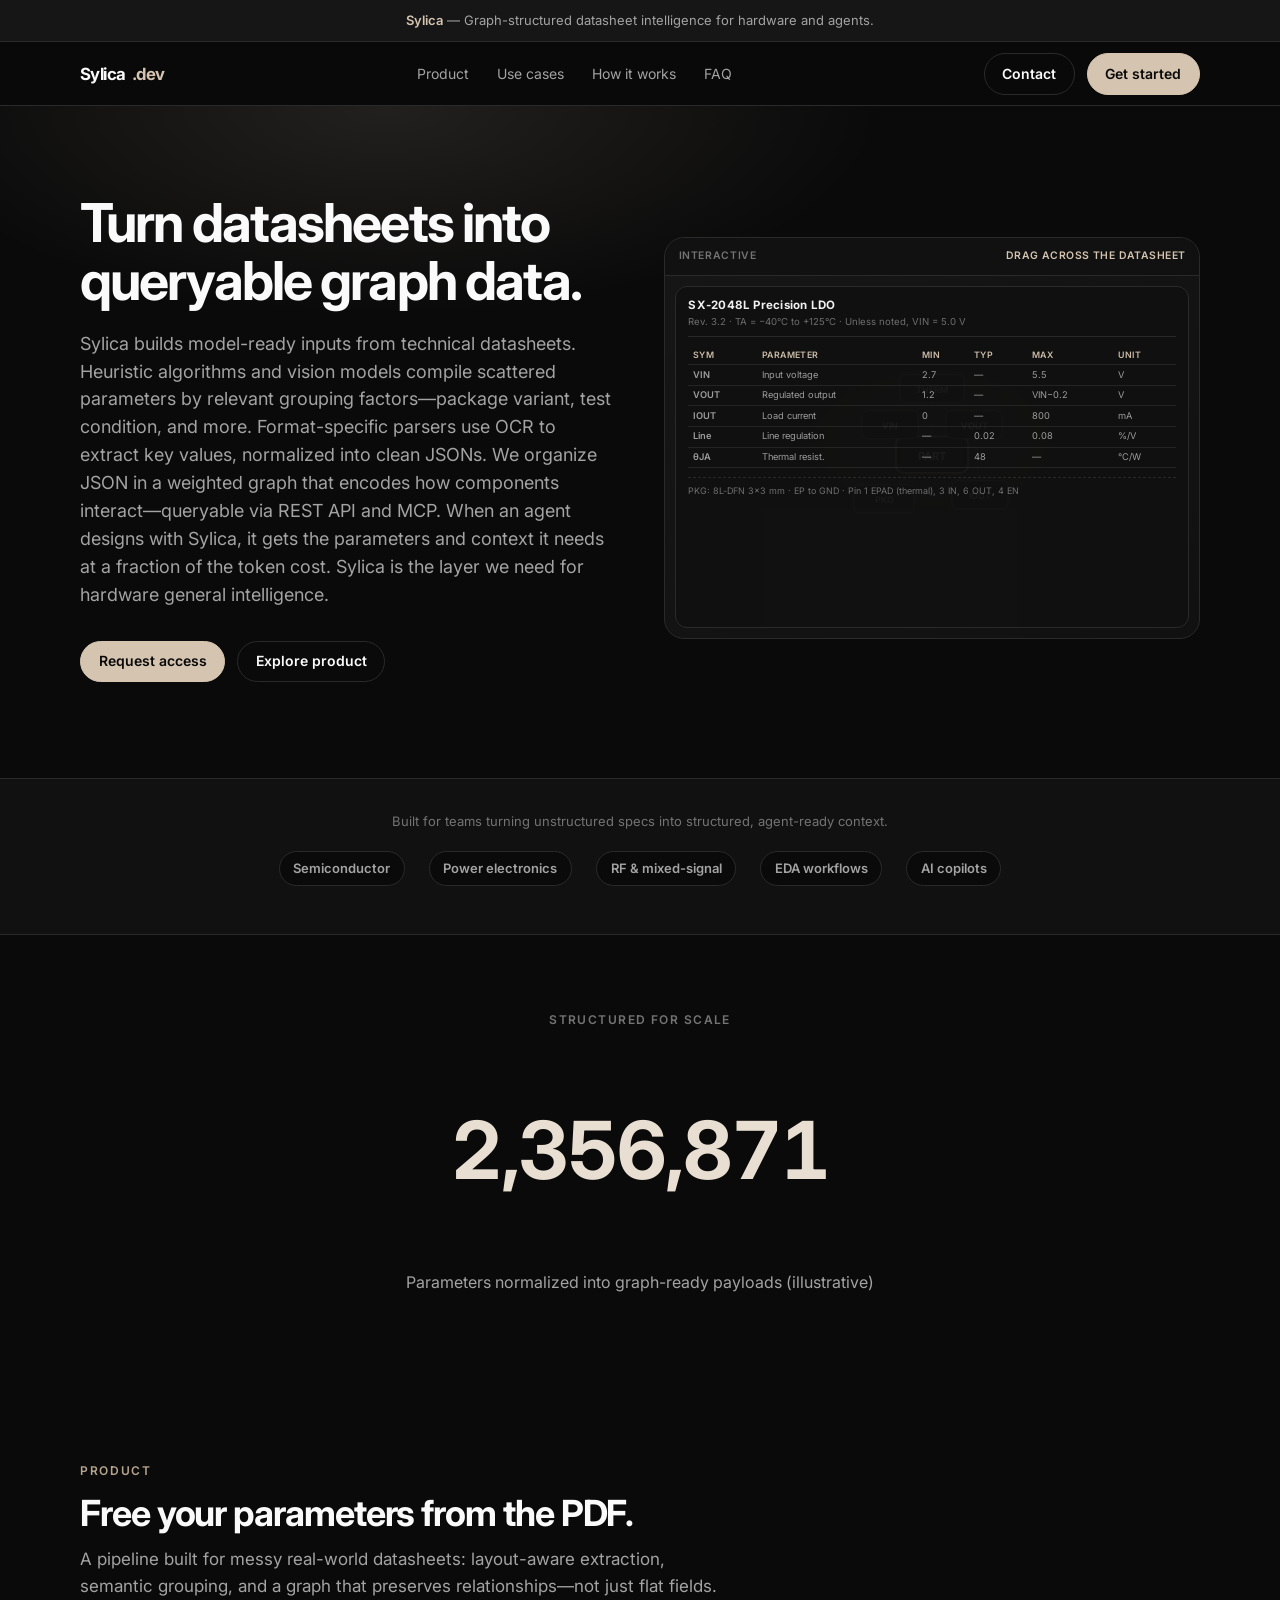
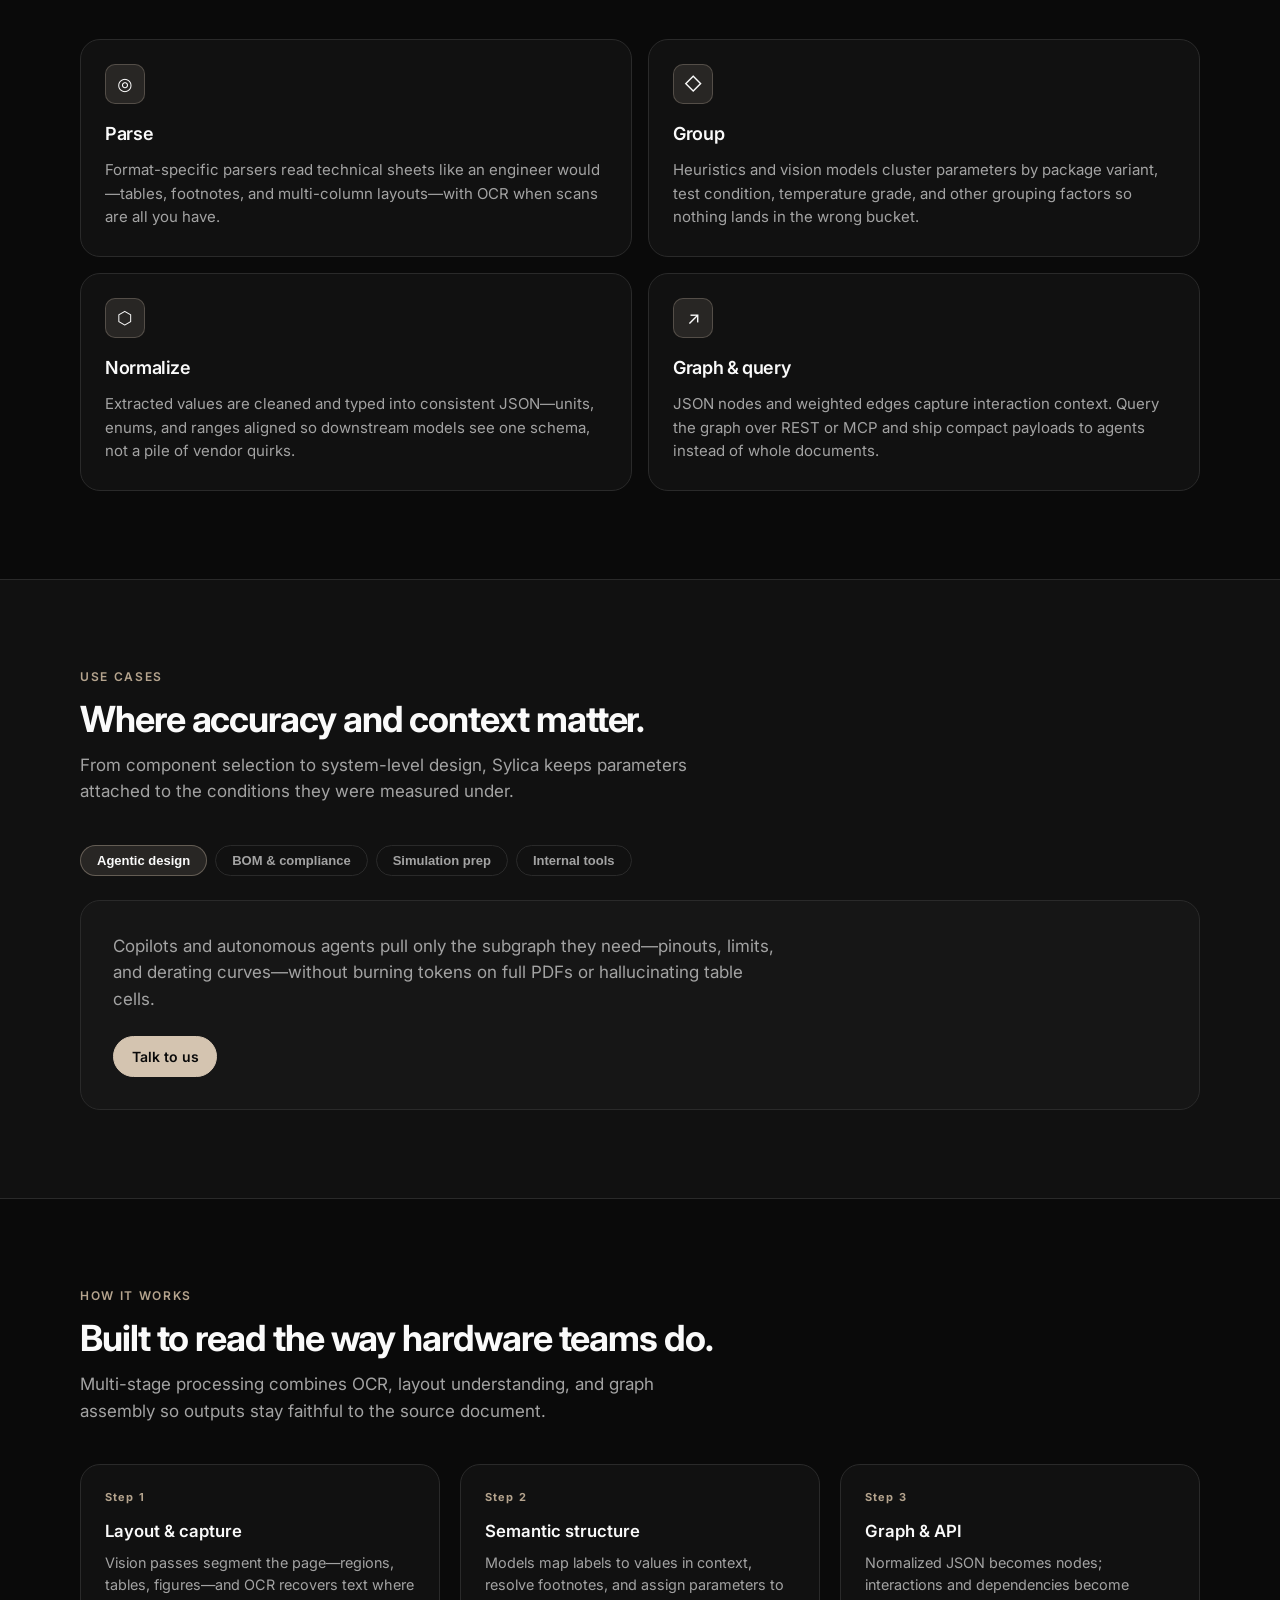
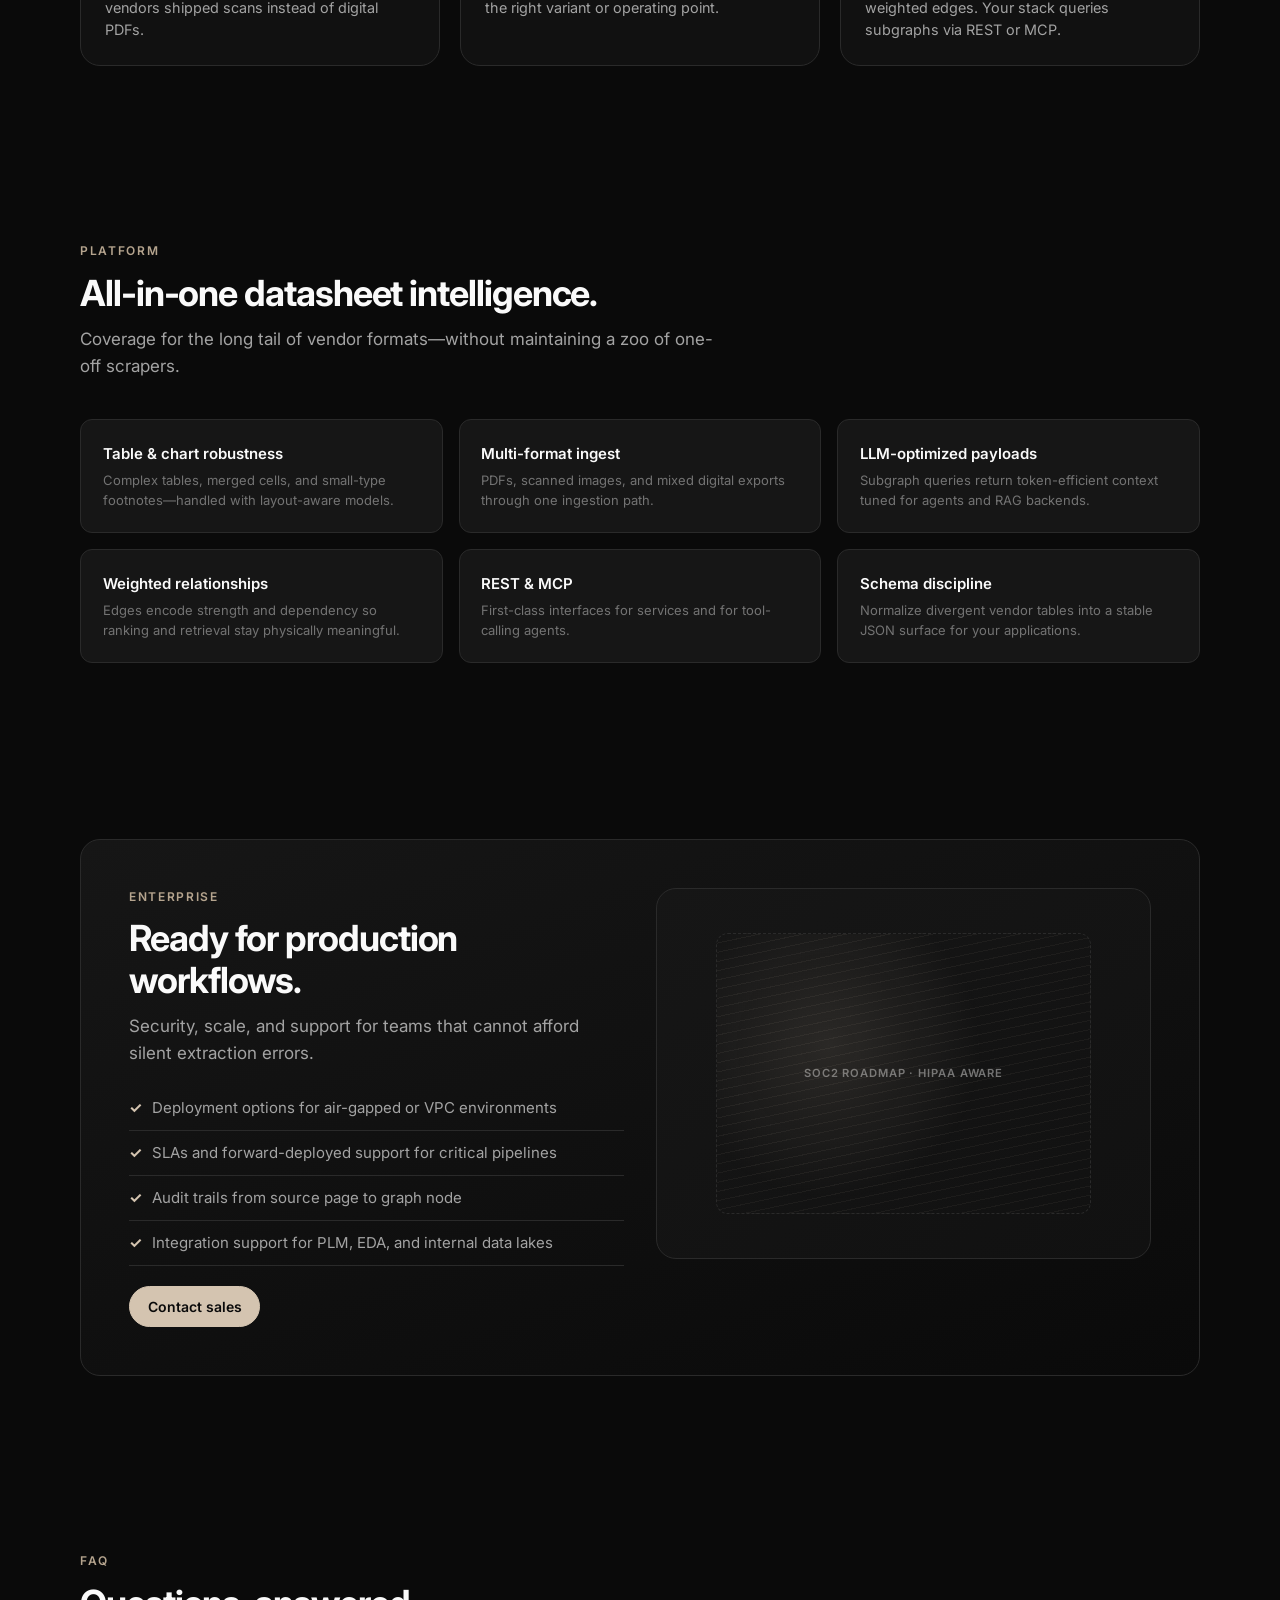
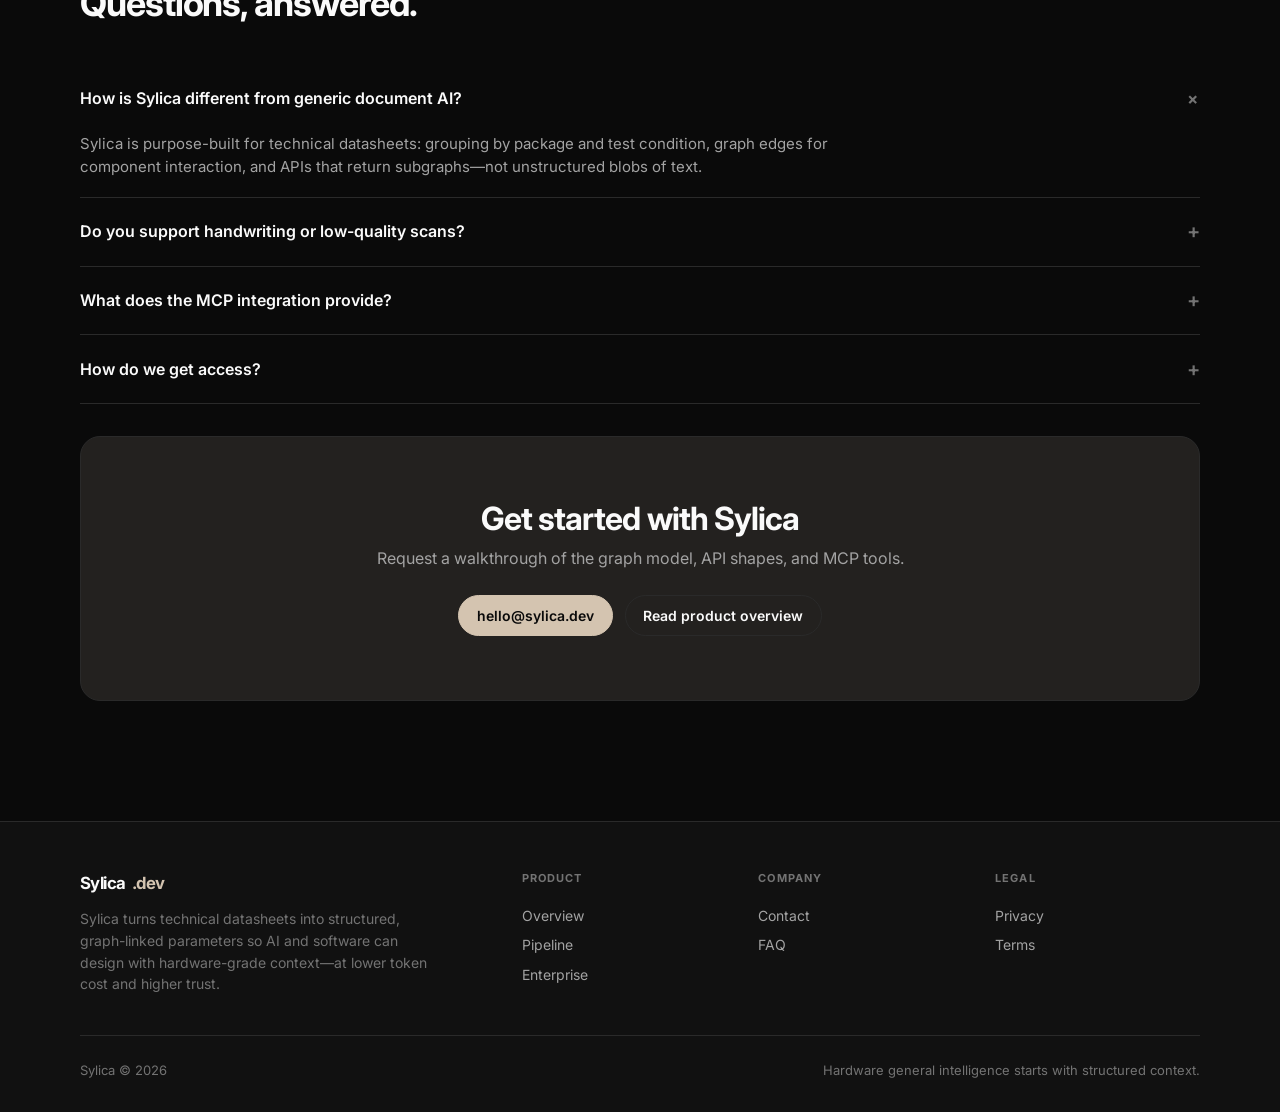
<file: website/index.html>
<!DOCTYPE html>
<html lang="en">
  <head>
    <meta charset="utf-8" />
    <meta name="viewport" content="width=device-width, initial-scale=1" />
    <title>Sylica — Model-ready inputs from technical datasheets</title>
    <meta
      name="description"
      content="Sylica builds model-ready inputs from technical datasheets. Graph-structured parameters, REST API and MCP for hardware-aware AI."
    />
    <link rel="preconnect" href="https://fonts.googleapis.com" />
    <link rel="preconnect" href="https://fonts.gstatic.com" crossorigin />
    <link
      href="https://fonts.googleapis.com/css2?family=Inter:ital,opsz,wght@0,14..32,400..700;1,14..32,400..600&display=swap"
      rel="stylesheet"
    />
    <link rel="stylesheet" href="css/variables.css" />
    <link rel="stylesheet" href="css/base.css" />
    <link rel="stylesheet" href="css/site.css" />
    <link rel="stylesheet" href="css/hero-datasheet-demo.css" />
  </head>
  <body>
    <div class="notice">
      <strong>Sylica</strong> — Graph-structured datasheet intelligence for hardware and agents.
    </div>

    <header>
      <div class="wrap nav" id="nav">
        <a href="#" class="logo">Sylica<span>.dev</span></a>
        <nav class="nav-links" aria-label="Primary">
          <a href="#product">Product</a>
          <a href="#use-cases">Use cases</a>
          <a href="#how">How it works</a>
          <a href="#faq">FAQ</a>
        </nav>
        <div class="nav-actions">
          <a href="#contact" class="btn btn-ghost">Contact</a>
          <a href="#contact" class="btn btn-primary">Get started</a>
        </div>
        <button type="button" class="menu-toggle" id="menuToggle" aria-label="Open menu">
          ☰
        </button>
      </div>
    </header>

    <section class="hero">
      <div class="wrap hero-grid">
        <div>
          <h1>Turn datasheets into queryable graph data.</h1>
          <p class="hero-lead">
            Sylica builds model-ready inputs from technical datasheets. Heuristic algorithms and
            vision models compile scattered parameters by relevant grouping factors—package variant,
            test condition, and more. Format-specific parsers use OCR to extract key values,
            normalized into clean JSONs. We organize JSON in a weighted graph that encodes how
            components interact—queryable via REST API and MCP. When an agent designs with Sylica,
            it gets the parameters and context it needs at a fraction of the token cost. Sylica is
            the layer we need for hardware general intelligence.
          </p>
          <div class="hero-ctas">
            <a href="#contact" class="btn btn-primary">Request access</a>
            <a href="#product" class="btn btn-ghost">Explore product</a>
          </div>
        </div>
        <div
          class="hero-visual hero-visual--demo"
          id="heroDatasheetDemo"
          aria-hidden="true"
        >
          <div class="ds-demo">
            <div class="ds-demo__hint">
              <span>Interactive</span>
              <span>Drag across the datasheet</span>
            </div>
            <div class="ds-demo__stage" id="dsDemoStage">
              <div class="ds-demo__sheet" id="dsDemoSheet">
                <div class="ds-demo__sheet-header">
                  <div class="ds-demo__sheet-title">SX-2048L Precision LDO</div>
                  <div class="ds-demo__sheet-meta">Rev. 3.2 · TA = −40°C to +125°C · Unless noted, VIN = 5.0 V</div>
                </div>
                <table class="ds-demo__table">
                  <thead>
                    <tr>
                      <th>Sym</th>
                      <th>Parameter</th>
                      <th>Min</th>
                      <th>Typ</th>
                      <th>Max</th>
                      <th>Unit</th>
                    </tr>
                  </thead>
                  <tbody>
                    <tr>
                      <td>VIN</td>
                      <td>Input voltage</td>
                      <td>2.7</td>
                      <td>—</td>
                      <td>5.5</td>
                      <td>V</td>
                    </tr>
                    <tr>
                      <td>VOUT</td>
                      <td>Regulated output</td>
                      <td>1.2</td>
                      <td>—</td>
                      <td>VIN−0.2</td>
                      <td>V</td>
                    </tr>
                    <tr>
                      <td>IOUT</td>
                      <td>Load current</td>
                      <td>0</td>
                      <td>—</td>
                      <td>800</td>
                      <td>mA</td>
                    </tr>
                    <tr>
                      <td>Line</td>
                      <td>Line regulation</td>
                      <td>—</td>
                      <td>0.02</td>
                      <td>0.08</td>
                      <td>%/V</td>
                    </tr>
                    <tr>
                      <td>θJA</td>
                      <td>Thermal resist.</td>
                      <td>—</td>
                      <td>48</td>
                      <td>—</td>
                      <td>°C/W</td>
                    </tr>
                  </tbody>
                </table>
                <div class="ds-demo__pin">
                  PKG: 8L-DFN 3×3 mm · EP to GND · Pin 1 EPAD (thermal), 3 IN, 6 OUT, 4 EN
                </div>
              </div>
              <div class="ds-demo__graph-layer" id="dsDemoGraph" aria-hidden="true">
                <svg viewBox="0 0 320 240" xmlns="http://www.w3.org/2000/svg" aria-hidden="true">
                  <defs>
                    <filter id="dsGlow" x="-20%" y="-20%" width="140%" height="140%">
                      <feGaussianBlur stdDeviation="1.2" result="b" />
                      <feMerge>
                        <feMergeNode in="b" />
                        <feMergeNode in="SourceGraphic" />
                      </feMerge>
                    </filter>
                  </defs>
                  <g class="g-edges">
                    <path class="g-edge" d="M 160 118 L 118 88" />
                    <path class="g-edge" d="M 160 118 L 202 88" />
                    <path class="g-edge" d="M 160 118 L 208 158" />
                    <path class="g-edge" d="M 160 118 L 112 162" />
                    <path class="g-edge" d="M 160 118 L 160 52" />
                    <path class="g-edge" d="M 118 88 L 202 88" />
                    <path class="g-edge" d="M 202 88 L 208 158" />
                  </g>
                  <g class="g-nodes" filter="url(#dsGlow)">
                    <g class="g-node" transform="translate(160,118)">
                      <rect x="-36" y="-18" width="72" height="36" rx="8" fill="#1a1816" stroke="#d4c4b0" stroke-width="1.2" />
                      <text x="0" y="5" text-anchor="middle" fill="#fafafa" font-size="11" font-family="Inter, system-ui, sans-serif" font-weight="700">PART</text>
                    </g>
                    <g class="g-node" transform="translate(118,88)">
                      <rect x="-28" y="-14" width="56" height="28" rx="6" fill="#161616" stroke="#737373" stroke-width="1" />
                      <text x="0" y="4" text-anchor="middle" fill="#e5e5e5" font-size="9" font-family="Inter, system-ui, sans-serif" font-weight="600">VIN</text>
                    </g>
                    <g class="g-node" transform="translate(202,88)">
                      <rect x="-28" y="-14" width="56" height="28" rx="6" fill="#161616" stroke="#737373" stroke-width="1" />
                      <text x="0" y="4" text-anchor="middle" fill="#e5e5e5" font-size="9" font-family="Inter, system-ui, sans-serif" font-weight="600">VOUT</text>
                    </g>
                    <g class="g-node" transform="translate(208,158)">
                      <rect x="-28" y="-14" width="56" height="28" rx="6" fill="#161616" stroke="#737373" stroke-width="1" />
                      <text x="0" y="4" text-anchor="middle" fill="#e5e5e5" font-size="9" font-family="Inter, system-ui, sans-serif" font-weight="600">IOUT</text>
                    </g>
                    <g class="g-node" transform="translate(112,162)">
                      <rect x="-30" y="-14" width="60" height="28" rx="6" fill="#161616" stroke="#737373" stroke-width="1" />
                      <text x="0" y="4" text-anchor="middle" fill="#e5e5e5" font-size="9" font-family="Inter, system-ui, sans-serif" font-weight="600">PKG</text>
                    </g>
                    <g class="g-node" transform="translate(160,52)">
                      <rect x="-32" y="-14" width="64" height="28" rx="6" fill="#161616" stroke="#737373" stroke-width="1" />
                      <text x="0" y="4" text-anchor="middle" fill="#e5e5e5" font-size="9" font-family="Inter, system-ui, sans-serif" font-weight="600">THERM</text>
                    </g>
                  </g>
                </svg>
              </div>
              <div class="ds-demo__cursor" id="dsDemoCursor"></div>
            </div>
          </div>
        </div>
      </div>
    </section>

    <section class="logo-strip">
      <div class="wrap">
        <p>Built for teams turning unstructured specs into structured, agent-ready context.</p>
        <div class="logo-row">
          <span class="logo-pill">Semiconductor</span>
          <span class="logo-pill">Power electronics</span>
          <span class="logo-pill">RF &amp; mixed-signal</span>
          <span class="logo-pill">EDA workflows</span>
          <span class="logo-pill">AI copilots</span>
        </div>
      </div>
    </section>

    <section class="stat-block">
      <div class="wrap">
        <p class="label">Structured for scale</p>
        <p class="num" id="statNum" data-target="2400000">0</p>
        <p class="sub">Parameters normalized into graph-ready payloads (illustrative)</p>
      </div>
    </section>

    <section class="section" id="product">
      <div class="wrap">
        <div class="section-head">
          <p class="eyebrow">Product</p>
          <h2>Free your parameters from the PDF.</h2>
          <p class="section-desc">
            A pipeline built for messy real-world datasheets: layout-aware extraction, semantic
            grouping, and a graph that preserves relationships—not just flat fields.
          </p>
        </div>
        <div class="card-grid">
          <article class="card">
            <div class="card-icon">◎</div>
            <h3>Parse</h3>
            <p>
              Format-specific parsers read technical sheets like an engineer would—tables,
              footnotes, and multi-column layouts—with OCR when scans are all you have.
            </p>
          </article>
          <article class="card">
            <div class="card-icon">◇</div>
            <h3>Group</h3>
            <p>
              Heuristics and vision models cluster parameters by package variant, test condition,
              temperature grade, and other grouping factors so nothing lands in the wrong bucket.
            </p>
          </article>
          <article class="card">
            <div class="card-icon">⬡</div>
            <h3>Normalize</h3>
            <p>
              Extracted values are cleaned and typed into consistent JSON—units, enums, and ranges
              aligned so downstream models see one schema, not a pile of vendor quirks.
            </p>
          </article>
          <article class="card">
            <div class="card-icon">↗</div>
            <h3>Graph &amp; query</h3>
            <p>
              JSON nodes and weighted edges capture interaction context. Query the graph over REST
              or MCP and ship compact payloads to agents instead of whole documents.
            </p>
          </article>
        </div>
      </div>
    </section>

    <section class="section" id="use-cases" style="background: var(--black-soft); border-block: 1px solid var(--border)">
      <div class="wrap">
        <div class="section-head">
          <p class="eyebrow">Use cases</p>
          <h2>Where accuracy and context matter.</h2>
          <p class="section-desc">
            From component selection to system-level design, Sylica keeps parameters attached to the
            conditions they were measured under.
          </p>
        </div>
        <div class="tabs" role="tablist" aria-label="Use cases">
          <button type="button" class="tab active" role="tab" aria-selected="true" data-panel="uc-1">
            Agentic design
          </button>
          <button type="button" class="tab" role="tab" aria-selected="false" data-panel="uc-2">
            BOM &amp; compliance
          </button>
          <button type="button" class="tab" role="tab" aria-selected="false" data-panel="uc-3">
            Simulation prep
          </button>
          <button type="button" class="tab" role="tab" aria-selected="false" data-panel="uc-4">
            Internal tools
          </button>
        </div>
        <div id="uc-1" class="panel active" role="tabpanel">
          <p>
            Copilots and autonomous agents pull only the subgraph they need—pinouts, limits, and
            derating curves—without burning tokens on full PDFs or hallucinating table cells.
          </p>
          <a href="#contact" class="btn btn-primary">Talk to us</a>
        </div>
        <div id="uc-2" class="panel" role="tabpanel" hidden>
          <p>
            Trace parameters back to package and test conditions for audits and second-source
            analysis. The graph makes “which spec applies here?” a query, not a spreadsheet hunt.
          </p>
          <a href="#contact" class="btn btn-primary">Talk to us</a>
        </div>
        <div id="uc-3" class="panel" role="tabpanel" hidden>
          <p>
            Export consistent parameter sets for models and simulators, with relationships
            preserved so corner cases and dependencies do not get dropped at copy-paste time.
          </p>
          <a href="#contact" class="btn btn-primary">Talk to us</a>
        </div>
        <div id="uc-4" class="panel" role="tabpanel" hidden>
          <p>
            Embed Sylica behind your own portals and PLM hooks. REST and MCP interfaces fit CI,
            review workflows, and custom UIs your team already runs.
          </p>
          <a href="#contact" class="btn btn-primary">Talk to us</a>
        </div>
      </div>
    </section>

    <section class="section" id="how">
      <div class="wrap">
        <div class="section-head">
          <p class="eyebrow">How it works</p>
          <h2>Built to read the way hardware teams do.</h2>
          <p class="section-desc">
            Multi-stage processing combines OCR, layout understanding, and graph assembly so
            outputs stay faithful to the source document.
          </p>
        </div>
        <div class="steps">
          <div class="step">
            <div class="step-num">Step 1</div>
            <h3>Layout &amp; capture</h3>
            <p>
              Vision passes segment the page—regions, tables, figures—and OCR recovers text where
              vendors shipped scans instead of digital PDFs.
            </p>
          </div>
          <div class="step">
            <div class="step-num">Step 2</div>
            <h3>Semantic structure</h3>
            <p>
              Models map labels to values in context, resolve footnotes, and assign parameters to
              the right variant or operating point.
            </p>
          </div>
          <div class="step">
            <div class="step-num">Step 3</div>
            <h3>Graph &amp; API</h3>
            <p>
              Normalized JSON becomes nodes; interactions and dependencies become weighted edges.
              Your stack queries subgraphs via REST or MCP.
            </p>
          </div>
        </div>
      </div>
    </section>

    <section class="section">
      <div class="wrap">
        <div class="section-head">
          <p class="eyebrow">Platform</p>
          <h2>All-in-one datasheet intelligence.</h2>
          <p class="section-desc">
            Coverage for the long tail of vendor formats—without maintaining a zoo of one-off
            scrapers.
          </p>
        </div>
        <div class="feature-grid">
          <div class="feature">
            <h4>Table &amp; chart robustness</h4>
            <p>Complex tables, merged cells, and small-type footnotes—handled with layout-aware models.</p>
          </div>
          <div class="feature">
            <h4>Multi-format ingest</h4>
            <p>PDFs, scanned images, and mixed digital exports through one ingestion path.</p>
          </div>
          <div class="feature">
            <h4>LLM-optimized payloads</h4>
            <p>Subgraph queries return token-efficient context tuned for agents and RAG backends.</p>
          </div>
          <div class="feature">
            <h4>Weighted relationships</h4>
            <p>Edges encode strength and dependency so ranking and retrieval stay physically meaningful.</p>
          </div>
          <div class="feature">
            <h4>REST &amp; MCP</h4>
            <p>First-class interfaces for services and for tool-calling agents.</p>
          </div>
          <div class="feature">
            <h4>Schema discipline</h4>
            <p>Normalize divergent vendor tables into a stable JSON surface for your applications.</p>
          </div>
        </div>
      </div>
    </section>

    <section class="section" id="enterprise">
      <div class="wrap">
        <div class="enterprise">
          <div>
            <p class="eyebrow">Enterprise</p>
            <h2>Ready for production workflows.</h2>
            <p class="section-desc">
              Security, scale, and support for teams that cannot afford silent extraction errors.
            </p>
            <ul>
              <li>Deployment options for air-gapped or VPC environments</li>
              <li>SLAs and forward-deployed support for critical pipelines</li>
              <li>Audit trails from source page to graph node</li>
              <li>Integration support for PLM, EDA, and internal data lakes</li>
            </ul>
            <a href="#contact" class="btn btn-primary" style="margin-top: 1.25rem">Contact sales</a>
          </div>
          <div class="hero-visual" style="min-height: 220px" aria-hidden="true">
            <div class="hero-nodes">SOC2 roadmap · HIPAA aware</div>
          </div>
        </div>
      </div>
    </section>

    <section class="section" id="faq">
      <div class="wrap">
        <div class="section-head">
          <p class="eyebrow">FAQ</p>
          <h2>Questions, answered.</h2>
        </div>
        <div class="faq-list">
          <div class="faq-item open">
            <button type="button" aria-expanded="true">
              How is Sylica different from generic document AI?
              <span aria-hidden="true">+</span>
            </button>
            <div class="faq-body">
              <p>
                Sylica is purpose-built for technical datasheets: grouping by package and test
                condition, graph edges for component interaction, and APIs that return subgraphs—not
                unstructured blobs of text.
              </p>
            </div>
          </div>
          <div class="faq-item">
            <button type="button" aria-expanded="false">
              Do you support handwriting or low-quality scans?
              <span aria-hidden="true">+</span>
            </button>
            <div class="faq-body">
              <p>
                OCR is part of the pipeline for scanned PDFs and images. Quality and accuracy depend
                on resolution and legibility; we can evaluate your corpus in a pilot.
              </p>
            </div>
          </div>
          <div class="faq-item">
            <button type="button" aria-expanded="false">
              What does the MCP integration provide?
              <span aria-hidden="true">+</span>
            </button>
            <div class="faq-body">
              <p>
                Agents can query the datasheet graph as a tool: retrieve parameters, related
                components, and context windows sized for the task—reducing tokens versus dumping
                whole documents into the prompt.
              </p>
            </div>
          </div>
          <div class="faq-item">
            <button type="button" aria-expanded="false">
              How do we get access?
              <span aria-hidden="true">+</span>
            </button>
            <div class="faq-body">
              <p>
                Reach out via the contact section below. We will align on volume, formats, and
                deployment model, then provision keys and integration support.
              </p>
            </div>
          </div>
        </div>

        <div class="cta-band" id="contact">
          <h2>Get started with Sylica</h2>
          <p>Request a walkthrough of the graph model, API shapes, and MCP tools.</p>
          <div class="hero-ctas">
            <a href="mailto:hello@sylica.dev" class="btn btn-primary">hello@sylica.dev</a>
            <a href="#product" class="btn btn-ghost">Read product overview</a>
          </div>
        </div>
      </div>
    </section>

    <footer>
      <div class="wrap">
        <div class="footer-grid">
          <div class="footer-brand">
            <a href="#" class="logo">Sylica<span>.dev</span></a>
            <p>
              Sylica turns technical datasheets into structured, graph-linked parameters so AI and
              software can design with hardware-grade context—at lower token cost and higher trust.
            </p>
          </div>
          <div class="footer-col">
            <h4>Product</h4>
            <a href="#product">Overview</a>
            <a href="#how">Pipeline</a>
            <a href="#enterprise">Enterprise</a>
          </div>
          <div class="footer-col">
            <h4>Company</h4>
            <a href="#contact">Contact</a>
            <a href="#faq">FAQ</a>
          </div>
          <div class="footer-col">
            <h4>Legal</h4>
            <a href="#">Privacy</a>
            <a href="#">Terms</a>
          </div>
        </div>
        <div class="footer-bottom">
          <span>Sylica © <span id="year"></span></span>
          <span>Hardware general intelligence starts with structured context.</span>
        </div>
      </div>
    </footer>

    <script src="js/main.js" defer></script>
    <script src="js/hero-datasheet-demo.js" defer></script>
  </body>
</html>
</file>
<file: website/css/variables.css>
/* Design tokens: colors, radii, layout constants */
:root {
  --black: #0a0a0a;
  --black-soft: #111111;
  --elevated: #161616;
  --border: #2a2a2a;
  --grey: #737373;
  --grey-light: #a3a3a3;
  --white: #fafafa;
  --beige: #d4c4b0;
  --beige-deep: #b5a48e;
  --beige-wash: #e8dfd2;
  --beige-dim: rgba(212, 196, 176, 0.12);
  --radius: 12px;
  --radius-lg: 20px;
  --max: 1120px;
  --nav-h: 64px;
}
</file>
<file: website/css/base.css>
/* Reset, page shell, buttons, mobile nav toggle */
*,
*::before,
*::after {
  box-sizing: border-box;
}

html {
  scroll-behavior: smooth;
}

body {
  margin: 0;
  font-family: "Inter", system-ui, -apple-system, sans-serif;
  font-optical-sizing: auto;
  background: var(--black);
  color: var(--white);
  line-height: 1.55;
  -webkit-font-smoothing: antialiased;
}

a {
  color: inherit;
  text-decoration: none;
}

.wrap {
  width: min(100% - 2.5rem, var(--max));
  margin-inline: auto;
}
</file>
<file: website/css/site.css>
/* Header, hero (default), sections, cards, tabs, FAQ, footer */

/* Top notice */
.notice {
  background: var(--elevated);
  border-bottom: 1px solid var(--border);
  text-align: center;
  font-size: 0.8125rem;
  color: var(--grey-light);
  padding: 0.65rem 1rem;
}

.notice strong {
  color: var(--beige);
  font-weight: 600;
}

/* Header */
header {
  position: sticky;
  top: 0;
  z-index: 50;
  height: var(--nav-h);
  background: rgba(10, 10, 10, 0.85);
  backdrop-filter: blur(12px);
  border-bottom: 1px solid var(--border);
}

.nav {
  position: relative;
  height: var(--nav-h);
  display: flex;
  align-items: center;
  justify-content: space-between;
  gap: 1rem;
}

.logo {
  font-weight: 700;
  font-size: 1.05rem;
  letter-spacing: -0.03em;
  display: flex;
  align-items: center;
  gap: 0.35rem;
}

.logo span {
  color: var(--beige);
}

.nav-links {
  display: flex;
  align-items: center;
  gap: 1.75rem;
}

.nav-links a:not(.btn) {
  font-size: 0.875rem;
  color: var(--grey-light);
  transition: color 0.15s;
}

.nav-links a:not(.btn):hover {
  color: var(--white);
}

.nav-actions {
  display: flex;
  align-items: center;
  gap: 0.75rem;
}

.btn {
  display: inline-flex;
  align-items: center;
  justify-content: center;
  padding: 0.55rem 1.1rem;
  font-size: 0.875rem;
  font-weight: 600;
  border-radius: 999px;
  border: 1px solid transparent;
  cursor: pointer;
  transition: background 0.15s, border-color 0.15s, color 0.15s;
  white-space: nowrap;
}

.btn-ghost {
  border-color: var(--border);
  background: transparent;
  color: var(--white);
}

.btn-ghost:hover {
  border-color: var(--grey);
  background: var(--elevated);
}

.btn-primary {
  background: var(--beige);
  color: var(--black);
  border-color: var(--beige);
}

.btn-primary:hover {
  background: var(--beige-wash);
  border-color: var(--beige-wash);
}

.menu-toggle {
  display: none;
  width: 40px;
  height: 40px;
  border: 1px solid var(--border);
  border-radius: 8px;
  background: var(--elevated);
  color: var(--white);
  cursor: pointer;
  align-items: center;
  justify-content: center;
}

@media (max-width: 900px) {
  .menu-toggle {
    display: flex;
  }

  .nav-links,
  .nav-actions {
    display: none;
  }

  .nav.open .nav-links,
  .nav.open .nav-actions {
    display: flex;
    flex-direction: column;
    position: absolute;
    top: var(--nav-h);
    left: 0;
    right: 0;
    background: var(--black-soft);
    border-bottom: 1px solid var(--border);
    padding: 1rem 1.25rem 1.25rem;
    align-items: stretch;
    gap: 0.5rem;
  }

  .nav.open .nav-actions {
    padding-top: 0;
  }

  .nav.open .nav-actions .btn {
    width: 100%;
  }
}

/* Hero */
.hero {
  padding: clamp(3rem, 8vw, 5.5rem) 0 clamp(4rem, 10vw, 6rem);
  position: relative;
  overflow: hidden;
}

.hero::before {
  content: "";
  position: absolute;
  inset: -40% 20% auto -20%;
  height: 80%;
  background: radial-gradient(ellipse, var(--beige-dim) 0%, transparent 55%);
  pointer-events: none;
}

.hero-grid {
  display: grid;
  grid-template-columns: 1fr 1fr;
  gap: 3rem;
  align-items: center;
  position: relative;
}

@media (max-width: 900px) {
  .hero-grid {
    grid-template-columns: 1fr;
  }
}

.hero h1 {
  font-size: clamp(2.25rem, 5vw, 3.35rem);
  font-weight: 700;
  letter-spacing: -0.035em;
  line-height: 1.08;
  margin: 0 0 1.25rem;
}

.hero-lead {
  font-size: 1.125rem;
  color: var(--grey-light);
  max-width: 34rem;
  margin: 0 0 2rem;
}

.hero-ctas {
  display: flex;
  flex-wrap: wrap;
  gap: 0.75rem;
}

.hero-visual {
  aspect-ratio: 4/3;
  border-radius: var(--radius-lg);
  border: 1px solid var(--border);
  background: linear-gradient(145deg, var(--elevated) 0%, var(--black-soft) 100%);
  position: relative;
  overflow: hidden;
}

.hero-visual::after {
  content: "";
  position: absolute;
  inset: 12%;
  border-radius: var(--radius);
  border: 1px dashed var(--border);
  background: repeating-linear-gradient(
      -12deg,
      transparent,
      transparent 8px,
      rgba(212, 196, 176, 0.06) 8px,
      rgba(212, 196, 176, 0.06) 9px
    ),
    radial-gradient(circle at 30% 40%, var(--beige-dim), transparent 50%);
}

.hero-nodes {
  position: absolute;
  inset: 0;
  display: grid;
  place-items: center;
  font-size: 0.7rem;
  font-weight: 600;
  letter-spacing: 0.08em;
  text-transform: uppercase;
  color: var(--grey);
}

/* Logos */
.logo-strip {
  padding: 2rem 0 3rem;
  border-top: 1px solid var(--border);
  border-bottom: 1px solid var(--border);
  background: var(--black-soft);
}

.logo-strip p {
  text-align: center;
  font-size: 0.8125rem;
  color: var(--grey);
  margin: 0 0 1.25rem;
}

.logo-row {
  display: flex;
  flex-wrap: wrap;
  justify-content: center;
  gap: 0.75rem 1.5rem;
}

.logo-pill {
  font-size: 0.8125rem;
  font-weight: 600;
  color: var(--grey-light);
  padding: 0.4rem 0.85rem;
  border-radius: 999px;
  border: 1px solid var(--border);
  background: var(--black);
}

/* Stat */
.stat-block {
  padding: 4rem 0;
  text-align: center;
}

.stat-block .label {
  font-size: 0.75rem;
  font-weight: 600;
  letter-spacing: 0.12em;
  text-transform: uppercase;
  color: var(--grey);
  margin-bottom: 0.5rem;
}

.stat-block .num {
  font-size: clamp(3rem, 10vw, 5rem);
  font-weight: 700;
  letter-spacing: -0.04em;
  color: var(--beige-wash);
  line-height: 1;
  font-variant-numeric: tabular-nums;
}

.stat-block .sub {
  margin-top: 0.75rem;
  color: var(--grey-light);
  font-size: 1rem;
}

/* Sections */
.section {
  padding: clamp(3.5rem, 8vw, 5.5rem) 0;
}

.section-head {
  max-width: 40rem;
  margin-bottom: 2.5rem;
}

.eyebrow {
  font-size: 0.75rem;
  font-weight: 600;
  letter-spacing: 0.14em;
  text-transform: uppercase;
  color: var(--beige-deep);
  margin: 0 0 0.75rem;
}

.section h2 {
  font-size: clamp(1.75rem, 3.5vw, 2.25rem);
  font-weight: 700;
  letter-spacing: -0.03em;
  margin: 0 0 0.75rem;
  line-height: 1.15;
}

.section-desc {
  margin: 0;
  color: var(--grey-light);
  font-size: 1.0625rem;
}

/* Product cards */
.card-grid {
  display: grid;
  grid-template-columns: repeat(2, 1fr);
  gap: 1rem;
}

@media (max-width: 768px) {
  .card-grid {
    grid-template-columns: 1fr;
  }
}

.card {
  border: 1px solid var(--border);
  border-radius: var(--radius-lg);
  padding: 1.5rem 1.5rem 1.75rem;
  background: var(--black-soft);
  transition: border-color 0.2s;
}

.card:hover {
  border-color: #3d3d3d;
}

.card h3 {
  margin: 0 0 0.65rem;
  font-size: 1.125rem;
  font-weight: 600;
  letter-spacing: -0.02em;
}

.card p {
  margin: 0;
  font-size: 0.9375rem;
  color: var(--grey-light);
}

.card-icon {
  width: 40px;
  height: 40px;
  border-radius: 10px;
  background: var(--beige-dim);
  border: 1px solid rgba(212, 196, 176, 0.25);
  display: grid;
  place-items: center;
  margin-bottom: 1rem;
  font-size: 1.1rem;
}

/* Use cases */
.tabs {
  display: flex;
  flex-wrap: wrap;
  gap: 0.5rem;
  margin-bottom: 1.5rem;
}

.tab {
  padding: 0.45rem 1rem;
  font-size: 0.8125rem;
  font-weight: 600;
  border-radius: 999px;
  border: 1px solid var(--border);
  background: transparent;
  color: var(--grey-light);
  cursor: pointer;
  transition: all 0.15s;
}

.tab:hover,
.tab.active {
  background: var(--beige-dim);
  border-color: rgba(212, 196, 176, 0.35);
  color: var(--white);
}

.panel {
  display: none;
  border: 1px solid var(--border);
  border-radius: var(--radius-lg);
  padding: 2rem;
  background: var(--elevated);
}

.panel.active {
  display: block;
}

.panel p {
  margin: 0;
  color: var(--grey-light);
  font-size: 1.0625rem;
  max-width: 42rem;
}

.panel .btn {
  margin-top: 1.5rem;
}

/* How it works */
.steps {
  display: grid;
  grid-template-columns: repeat(3, 1fr);
  gap: 1.25rem;
}

@media (max-width: 768px) {
  .steps {
    grid-template-columns: 1fr;
  }
}

.step {
  border: 1px solid var(--border);
  border-radius: var(--radius-lg);
  padding: 1.5rem;
  background: var(--black-soft);
}

.step-num {
  font-size: 0.6875rem;
  font-weight: 700;
  letter-spacing: 0.1em;
  color: var(--beige-deep);
  margin-bottom: 0.75rem;
}

.step h3 {
  margin: 0 0 0.5rem;
  font-size: 1.05rem;
  font-weight: 600;
}

.step p {
  margin: 0;
  font-size: 0.9rem;
  color: var(--grey-light);
}

/* Feature matrix */
.feature-grid {
  display: grid;
  grid-template-columns: repeat(3, 1fr);
  gap: 1rem;
}

@media (max-width: 900px) {
  .feature-grid {
    grid-template-columns: 1fr;
  }
}

.feature {
  padding: 1.35rem;
  border-radius: var(--radius);
  border: 1px solid var(--border);
  background: var(--elevated);
}

.feature h4 {
  margin: 0 0 0.4rem;
  font-size: 0.9375rem;
  font-weight: 600;
}

.feature p {
  margin: 0;
  font-size: 0.8125rem;
  color: var(--grey);
  line-height: 1.5;
}

/* Enterprise */
.enterprise {
  border: 1px solid var(--border);
  border-radius: var(--radius-lg);
  padding: clamp(2rem, 5vw, 3rem);
  background: linear-gradient(160deg, var(--elevated) 0%, var(--black) 100%);
  display: grid;
  grid-template-columns: 1fr 1fr;
  gap: 2rem;
  align-items: start;
}

@media (max-width: 768px) {
  .enterprise {
    grid-template-columns: 1fr;
  }
}

.enterprise ul {
  margin: 1.25rem 0 0;
  padding: 0;
  list-style: none;
}

.enterprise li {
  padding: 0.65rem 0;
  border-bottom: 1px solid var(--border);
  font-size: 0.9375rem;
  color: var(--grey-light);
  display: flex;
  gap: 0.65rem;
  align-items: flex-start;
}

.enterprise li::before {
  content: "✓";
  color: var(--beige);
  font-weight: 700;
  flex-shrink: 0;
}

/* FAQ */
.faq-item {
  border-bottom: 1px solid var(--border);
}

.faq-item button {
  width: 100%;
  text-align: left;
  padding: 1.15rem 0;
  background: none;
  border: none;
  color: var(--white);
  font: inherit;
  font-weight: 600;
  font-size: 1rem;
  cursor: pointer;
  display: flex;
  justify-content: space-between;
  align-items: center;
  gap: 1rem;
}

.faq-item button span:last-child {
  font-size: 1.25rem;
  color: var(--grey);
  transition: transform 0.2s;
}

.faq-item.open button span:last-child {
  transform: rotate(45deg);
}

.faq-body {
  max-height: 0;
  overflow: hidden;
  transition: max-height 0.35s ease;
}

.faq-item.open .faq-body {
  max-height: 28rem;
}

.faq-body p {
  margin: 0 0 1.15rem;
  color: var(--grey-light);
  font-size: 0.9375rem;
  max-width: 48rem;
}

/* CTA band */
.cta-band {
  margin: 2rem 0 0;
  padding: clamp(3rem, 6vw, 4rem);
  border-radius: var(--radius-lg);
  border: 1px solid var(--border);
  background: var(--beige-dim);
  text-align: center;
}

.cta-band h2 {
  font-size: clamp(1.5rem, 3vw, 2rem);
  margin: 0 0 0.5rem;
}

.cta-band p {
  margin: 0 0 1.5rem;
  color: var(--grey-light);
}

.cta-band .hero-ctas {
  justify-content: center;
}

/* Footer */
footer {
  border-top: 1px solid var(--border);
  padding: 3rem 0 2rem;
  margin-top: 2rem;
  background: var(--black-soft);
}

.footer-grid {
  display: grid;
  grid-template-columns: 2fr repeat(3, 1fr);
  gap: 2rem;
}

@media (max-width: 768px) {
  .footer-grid {
    grid-template-columns: 1fr 1fr;
  }
}

@media (max-width: 520px) {
  .footer-grid {
    grid-template-columns: 1fr;
  }
}

.footer-brand p {
  margin: 0.75rem 0 0;
  font-size: 0.875rem;
  color: var(--grey);
  max-width: 22rem;
  line-height: 1.55;
}

.footer-col h4 {
  margin: 0 0 0.85rem;
  font-size: 0.6875rem;
  font-weight: 700;
  letter-spacing: 0.1em;
  text-transform: uppercase;
  color: var(--grey);
}

.footer-col a {
  display: block;
  font-size: 0.875rem;
  color: var(--grey-light);
  padding: 0.25rem 0;
}

.footer-col a:hover {
  color: var(--beige-wash);
}

.footer-bottom {
  margin-top: 2.5rem;
  padding-top: 1.5rem;
  border-top: 1px solid var(--border);
  font-size: 0.8125rem;
  color: var(--grey);
  display: flex;
  flex-wrap: wrap;
  justify-content: space-between;
  gap: 0.75rem;
}
</file>
<file: website/css/hero-datasheet-demo.css>
/* Hero interactive demo: datasheet layer ↔ graph layer */
.hero-visual.hero-visual--demo {
  user-select: none;
  -webkit-user-select: none;
  cursor: crosshair;
}

.hero-visual.hero-visual--demo::after {
  display: none;
}

.ds-demo {
  position: absolute;
  inset: 0;
  display: flex;
  flex-direction: column;
  font-size: 0.625rem;
  color: var(--grey-light);
}

.ds-demo__hint {
  flex-shrink: 0;
  padding: 0.65rem 0.85rem;
  border-bottom: 1px solid var(--border);
  background: rgba(17, 17, 17, 0.92);
  font-size: 0.65rem;
  font-weight: 600;
  letter-spacing: 0.06em;
  text-transform: uppercase;
  color: var(--grey);
  display: flex;
  align-items: center;
  justify-content: space-between;
  gap: 0.5rem;
}

.ds-demo__hint span:last-child {
  color: var(--beige);
  font-weight: 600;
  letter-spacing: 0.04em;
}

.ds-demo__stage {
  position: relative;
  flex: 1;
  min-height: 0;
  margin: 0.65rem;
  border-radius: var(--radius);
  border: 1px solid var(--border);
  background: var(--black-soft);
  overflow: hidden;
  touch-action: none;
}

.ds-demo__sheet,
.ds-demo__graph-layer {
  position: absolute;
  inset: 0;
  transition: opacity 0.05s linear;
}

.ds-demo__sheet {
  padding: 0.65rem 0.75rem;
  overflow: hidden;
  font-family: "Inter", ui-monospace, monospace;
  line-height: 1.35;
  pointer-events: none;
}

.ds-demo__sheet-header {
  border-bottom: 1px solid var(--border);
  padding-bottom: 0.45rem;
  margin-bottom: 0.5rem;
}

.ds-demo__sheet-title {
  font-size: 0.72rem;
  font-weight: 700;
  letter-spacing: 0.02em;
  color: var(--white);
  font-family: "Inter", system-ui, sans-serif;
}

.ds-demo__sheet-meta {
  margin-top: 0.2rem;
  color: var(--grey);
  font-size: 0.6rem;
}

.ds-demo__table {
  width: 100%;
  border-collapse: collapse;
  font-size: 0.58rem;
}

.ds-demo__table th,
.ds-demo__table td {
  text-align: left;
  padding: 0.22rem 0.28rem;
  border-bottom: 1px solid rgba(42, 42, 42, 0.85);
}

.ds-demo__table th {
  color: var(--beige);
  font-weight: 600;
  font-size: 0.55rem;
  text-transform: uppercase;
  letter-spacing: 0.04em;
}

.ds-demo__table td:first-child {
  color: var(--grey-light);
  font-weight: 600;
}

.ds-demo__pin {
  margin-top: 0.55rem;
  padding-top: 0.45rem;
  border-top: 1px dashed var(--border);
  font-size: 0.56rem;
  color: var(--grey);
}

.ds-demo__graph-layer {
  display: flex;
  align-items: center;
  justify-content: center;
  background: radial-gradient(ellipse 85% 75% at 50% 45%, rgba(212, 196, 176, 0.07), transparent 55%),
    var(--black-soft);
  pointer-events: none;
}

.ds-demo__graph-layer svg {
  width: 100%;
  height: 100%;
  max-width: 320px;
  max-height: 100%;
}

.ds-demo__graph-layer .g-node {
  transition: transform 0.35s cubic-bezier(0.34, 1.56, 0.64, 1);
}

.ds-demo__graph-layer .g-edge {
  fill: none;
  stroke: rgba(212, 196, 176, 0.35);
  stroke-width: 1.25;
  stroke-linecap: round;
  stroke-dasharray: 4 3;
  animation: ds-dash 14s linear infinite;
}

.ds-demo__graph-layer.is-rich .g-edge {
  stroke: rgba(212, 196, 176, 0.55);
  stroke-dasharray: none;
  animation: none;
}

@keyframes ds-dash {
  to {
    stroke-dashoffset: -80;
  }
}

.ds-demo__cursor {
  position: absolute;
  width: 140px;
  height: 140px;
  margin: -70px 0 0 -70px;
  border-radius: 50%;
  pointer-events: none;
  background: radial-gradient(circle, rgba(212, 196, 176, 0.14) 0%, transparent 68%);
  opacity: 0;
  transition: opacity 0.2s;
  mix-blend-mode: screen;
  z-index: 3;
}

.ds-demo__stage.is-active .ds-demo__cursor {
  opacity: 1;
}

@media (max-width: 900px) {
  .ds-demo__graph-layer svg {
    max-width: 260px;
  }
}

@media (prefers-reduced-motion: reduce) {
  .ds-demo__graph-layer .g-edge {
    animation: none;
    stroke-dasharray: none;
  }

  .hero-visual.hero-visual--demo {
    cursor: default;
  }

  .ds-demo__stage {
    touch-action: manipulation;
  }
}
</file>
